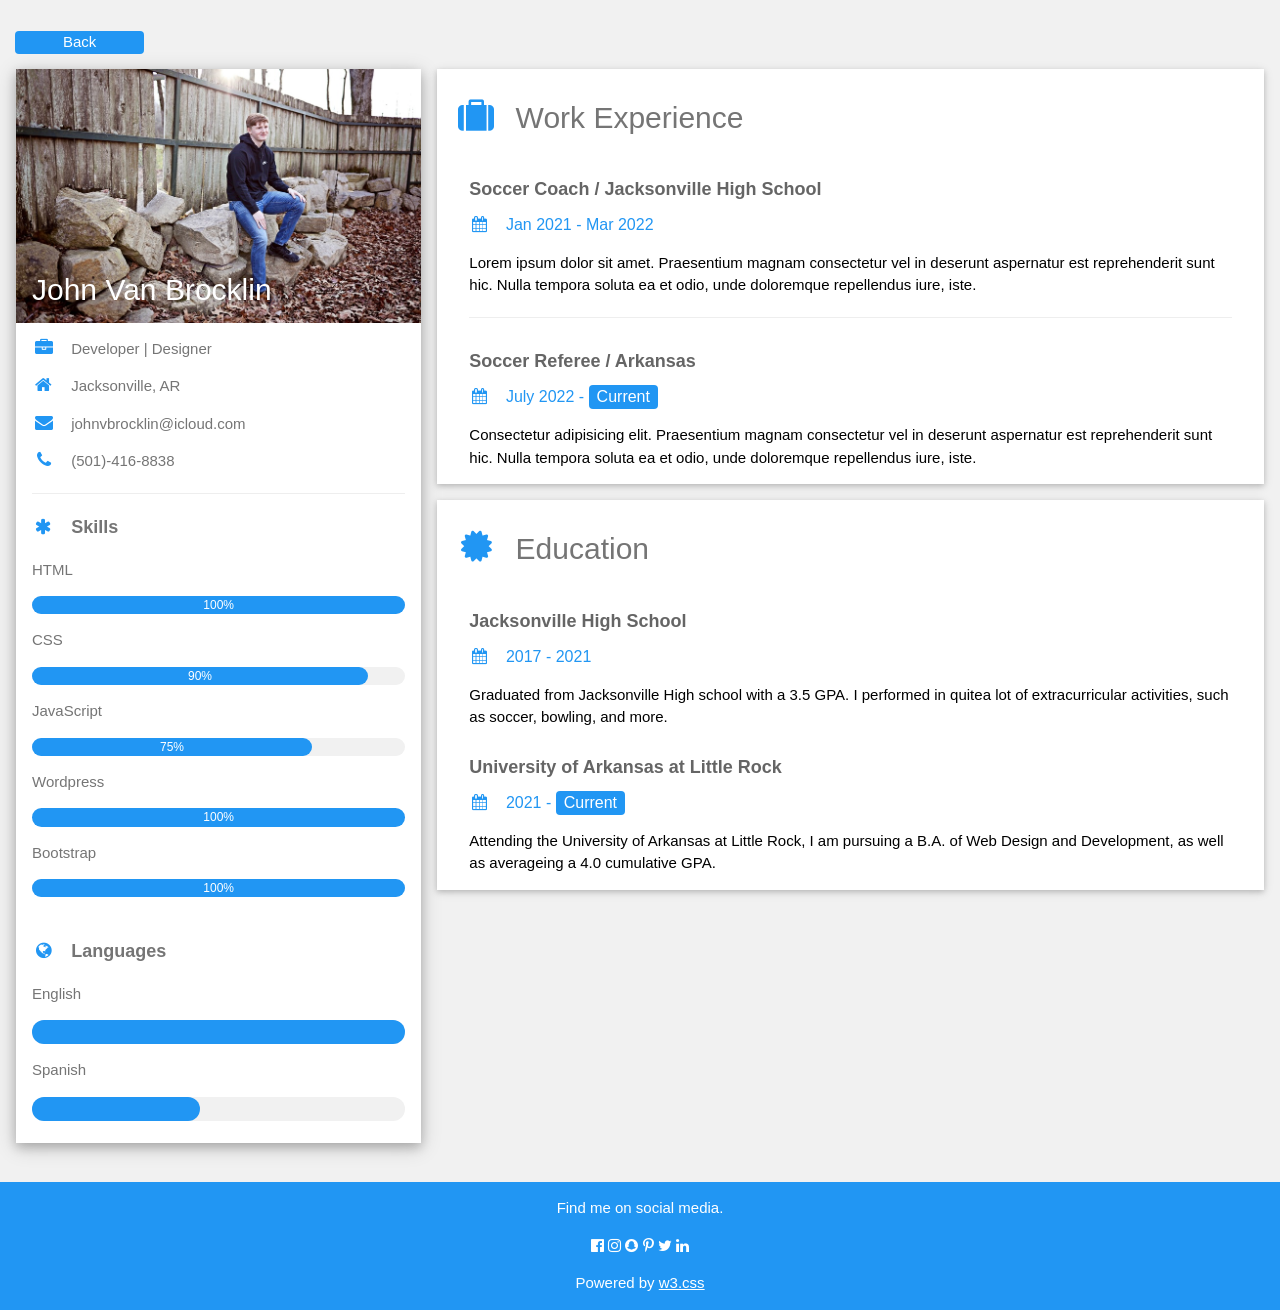
<file: resume.html>
<!DOCTYPE html>
<html>
<head>
<title>Resume | John Van Brocklin</title>
<meta charset="UTF-8">
<meta name="viewport" content="width=device-width, initial-scale=1">
<link rel="stylesheet" href="assets/css/resume-style.css">
<link rel="stylesheet" href="https://www.w3schools.com/w3css/4/w3.css">
<link rel='stylesheet' href='https://fonts.googleapis.com/css?family=Roboto'>
<link rel="stylesheet" href="https://cdnjs.cloudflare.com/ajax/libs/font-awesome/4.7.0/css/font-awesome.min.css">
</head>
<body class="w3-light-grey">

<!-- Page Container -->
<div class="w3-content w3-margin-top" style="max-width:1400px;">

  <span class="w3-tag w3-blue w3-round head"><a href="index.html" class="head-link">Back</a></span>
  <!-- The Grid -->
  <div class="w3-row-padding">
    
    
    <!-- Left Column -->
    <div class="w3-third">
    
      <div class="w3-white w3-text-grey w3-card-4">
        <div class="w3-display-container">
          <img src="assets/img/IMG_4003.PNG" style="width:100%" alt="Avatar">
          <div class="w3-display-bottomleft w3-container w3-text-white">
            <h2>John Van Brocklin</h2>
          </div>
        </div>
        <div class="w3-container">
          <p><i class="fa fa-briefcase fa-fw w3-margin-right w3-large w3-text-blue"></i>Developer | Designer</p>
          <p><i class="fa fa-home fa-fw w3-margin-right w3-large w3-text-blue"></i>Jacksonville, AR</p>
          <p><i class="fa fa-envelope fa-fw w3-margin-right w3-large w3-text-blue"></i>johnvbrocklin@icloud.com</p>
          <p><i class="fa fa-phone fa-fw w3-margin-right w3-large w3-text-blue"></i>(501)-416-8838</p>
          <hr>

          <p class="w3-large"><b><i class="fa fa-asterisk fa-fw w3-margin-right w3-text-blue"></i>Skills</b></p>
          <p>HTML</p>
          <div class="w3-light-grey w3-round-xlarge w3-small">
            <div class="w3-container w3-center w3-round-xlarge w3-blue" style="width:100%">100%</div>
          </div>
          <p>CSS</p>
          <div class="w3-light-grey w3-round-xlarge w3-small">
            <div class="w3-container w3-center w3-round-xlarge w3-blue" style="width:90%">
              <div class="w3-center w3-text-white">90%</div>
            </div>
          </div>
          <p>JavaScript</p>
          <div class="w3-light-grey w3-round-xlarge w3-small">
            <div class="w3-container w3-center w3-round-xlarge w3-blue" style="width:75%">75%</div>
          </div>
          <p>Wordpress</p>
          <div class="w3-light-grey w3-round-xlarge w3-small">
            <div class="w3-container w3-center w3-round-xlarge w3-blue" style="width:100%">100%</div>
          </div>
          <p>Bootstrap</p>
          <div class="w3-light-grey w3-round-xlarge w3-small">
            <div class="w3-container w3-center w3-round-xlarge w3-blue" style="width:100%">100%</div>
          </div>
          <br>

          <p class="w3-large w3-text-theme"><b><i class="fa fa-globe fa-fw w3-margin-right w3-text-blue"></i>Languages</b></p>
          <p>English</p>
          <div class="w3-light-grey w3-round-xlarge">
            <div class="w3-round-xlarge w3-blue" style="height:24px;width:100%"></div>
          </div>
          <p>Spanish</p>
          <div class="w3-light-grey w3-round-xlarge">
            <div class="w3-round-xlarge w3-blue" style="height:24px;width:45%"></div>
          </div>
          <br>
        </div>
      </div><br>

    <!-- End Left Column -->
    </div>

    <!-- Right Column -->
    <div class="w3-twothird">
    
      <div class="w3-container w3-card w3-white w3-margin-bottom">
        <h2 class="w3-text-grey w3-padding-16"><i class="fa fa-suitcase fa-fw w3-margin-right w3-xxlarge w3-text-blue"></i>Work Experience</h2>
        <div class="w3-container">
          <h5 class="w3-opacity"><b>Soccer Coach / Jacksonville High School</b></h5>
          <h6 class="w3-text-blue"><i class="fa fa-calendar fa-fw w3-margin-right"></i>Jan 2021 - Mar 2022</h6>
          <p>Lorem ipsum dolor sit amet. Praesentium magnam consectetur vel in deserunt aspernatur est reprehenderit sunt hic. Nulla tempora soluta ea et odio, unde doloremque repellendus iure, iste.</p>
          <hr>
        </div>
        <div class="w3-container">
          <h5 class="w3-opacity"><b>Soccer Referee / Arkansas</b></h5>
          <h6 class="w3-text-blue"><i class="fa fa-calendar fa-fw w3-margin-right"></i>July 2022 - <span class="w3-tag w3-blue w3-round">Current</span></h6>
          <p>Consectetur adipisicing elit. Praesentium magnam consectetur vel in deserunt aspernatur est reprehenderit sunt hic. Nulla tempora soluta ea et odio, unde doloremque repellendus iure, iste.</p>
        </div>
      </div>

      <div class="w3-container w3-card w3-white">
        <h2 class="w3-text-grey w3-padding-16"><i class="fa fa-certificate fa-fw w3-margin-right w3-xxlarge w3-text-blue"></i>Education</h2>
        <div class="w3-container">
            <h5 class="w3-opacity"><b>Jacksonville High School</b></h5>
            <h6 class="w3-text-blue"><i class="fa fa-calendar fa-fw w3-margin-right"></i>2017 - 2021</h6>
            <p>Graduated from Jacksonville High school with a 3.5 GPA. I performed in quitea lot of extracurricular activities, such as soccer, bowling, and more.</p>
          </div>
        <div class="w3-container">
          <h5 class="w3-opacity"><b>University of Arkansas at Little Rock</b></h5>
          <h6 class="w3-text-blue"><i class="fa fa-calendar fa-fw w3-margin-right"></i>2021 - <span class="w3-tag w3-blue w3-round">Current</span></h6>
          <p>Attending the University of Arkansas at Little Rock, I am pursuing a B.A. of Web Design and Development, as well as averageing a 4.0 cumulative GPA.</p>
        </div>
      </div>

    <!-- End Right Column -->
    </div>
    
  <!-- End Grid -->
  </div>
  
  <!-- End Page Container -->
</div>

<footer class="w3-container w3-blue w3-center w3-margin-top">
  <p>Find me on social media.</p>
  <i class="fa fa-facebook-official w3-hover-opacity"></i>
  <i class="fa fa-instagram w3-hover-opacity"></i>
  <i class="fa fa-snapchat w3-hover-opacity"></i>
  <i class="fa fa-pinterest-p w3-hover-opacity"></i>
  <i class="fa fa-twitter w3-hover-opacity"></i>
  <i class="fa fa-linkedin w3-hover-opacity"></i>
  <p>Powered by <a href="https://www.w3schools.com/w3css/default.asp" target="_blank">w3.css</a></p>
</footer>

</body>
</html>
</file>
<file: assets/css/resume-style.css>
html,body,h1,h2,h3,h4,h5,h6 {
    font-family: "Roboto", sans-serif
}

.head {
    margin: 15px;
}

.head-link {
    padding: 5px 40px;
    text-decoration: none;
}
</file>
